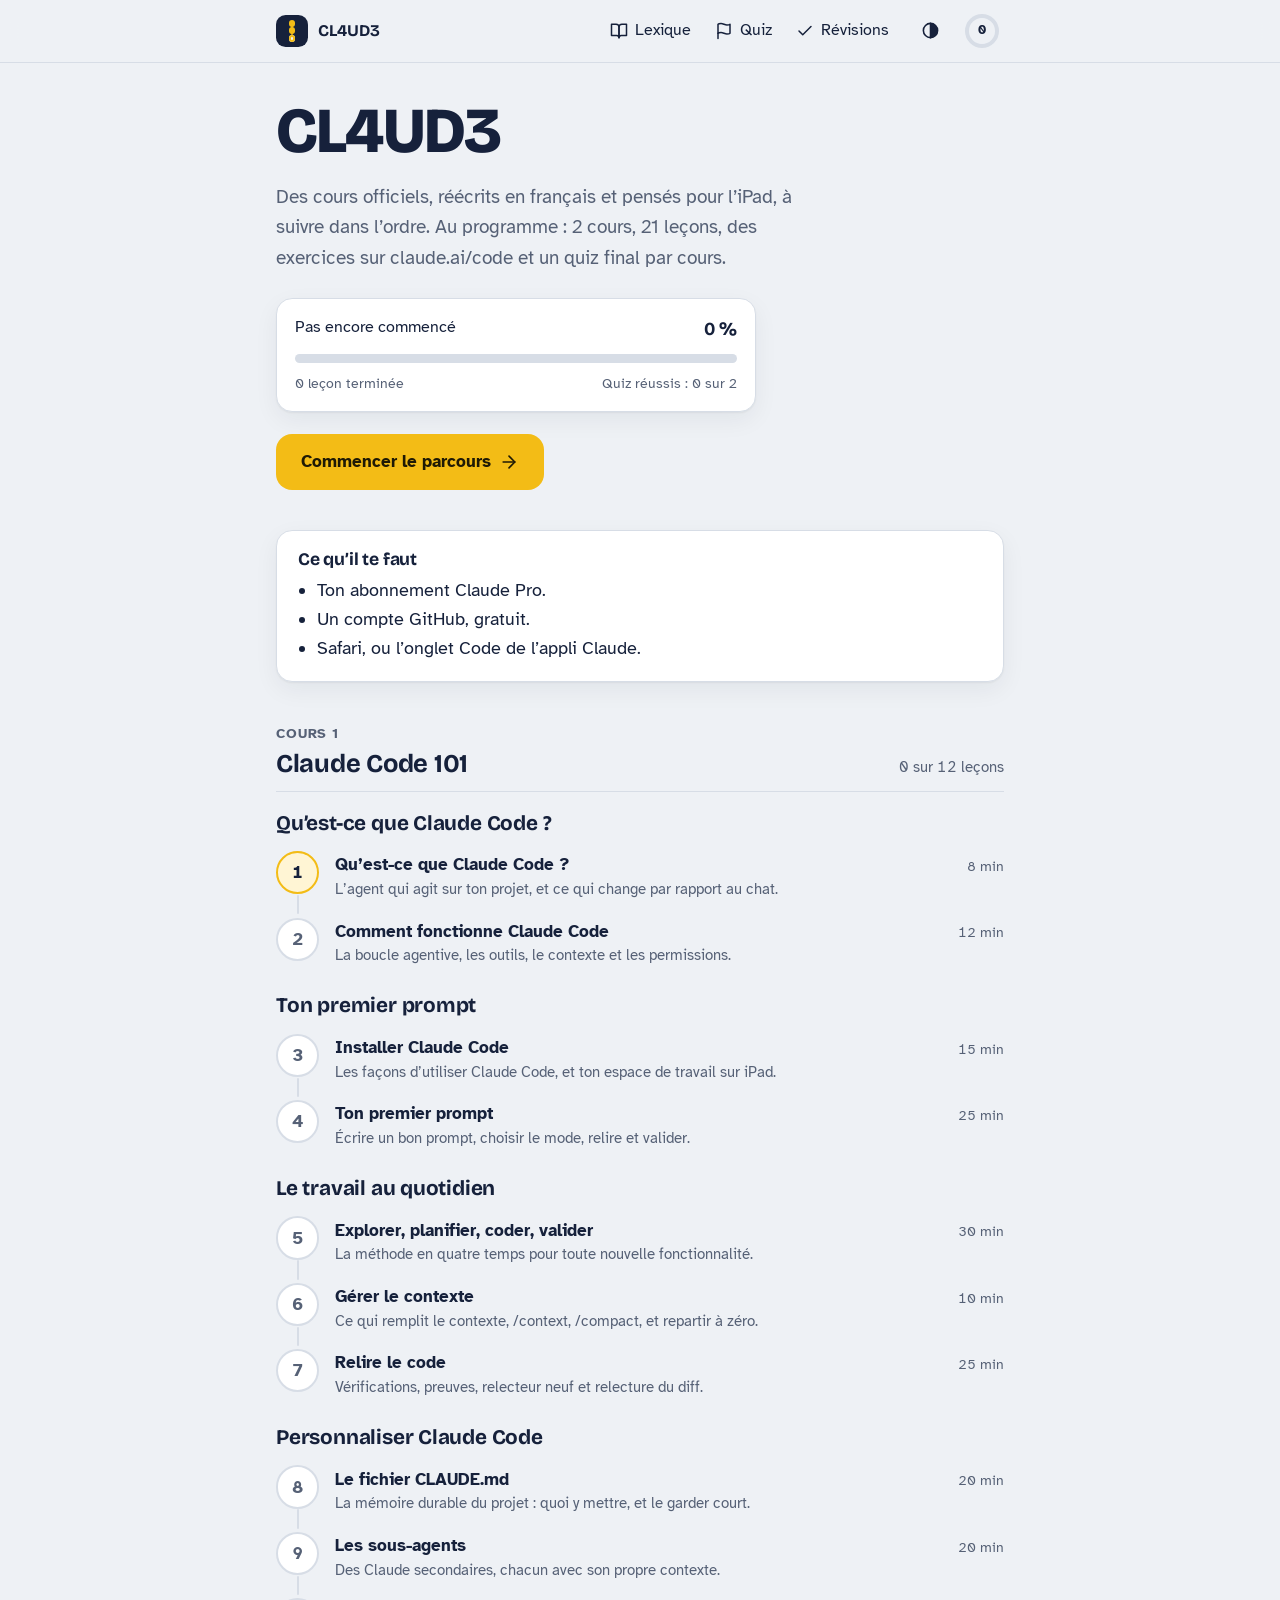
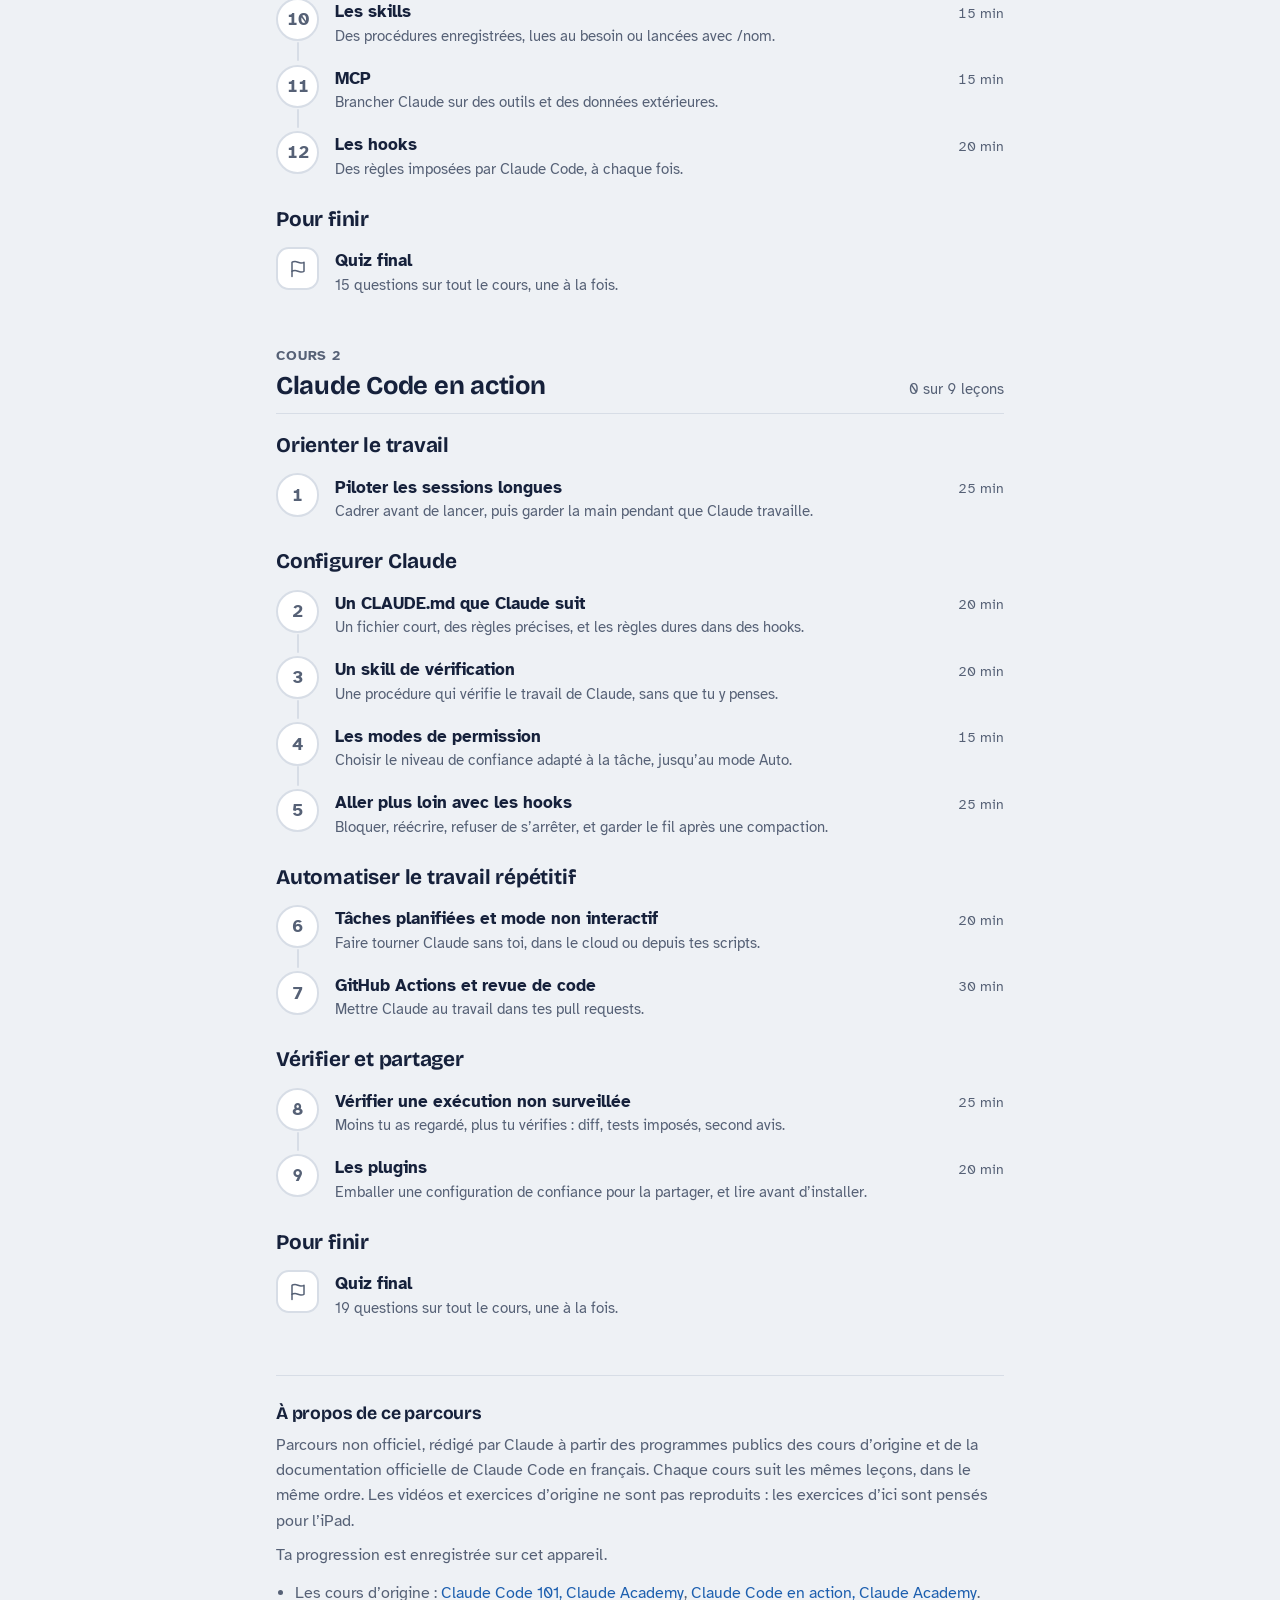
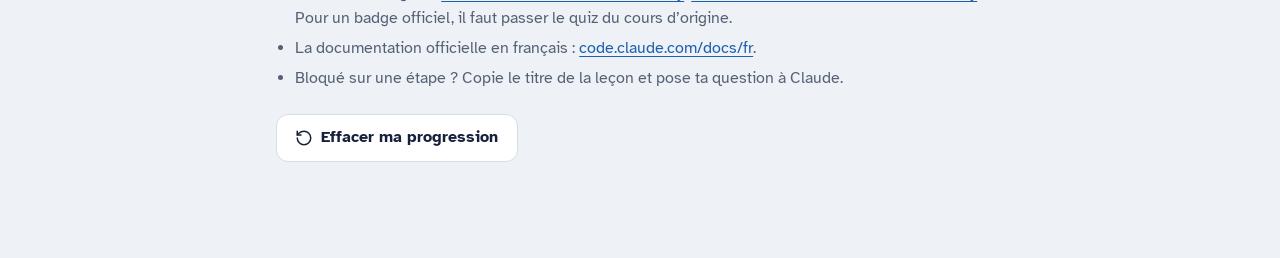
<file: index.html>
<!DOCTYPE html>
<html lang="fr">
<head>
  <meta charset="utf-8">
  <meta name="viewport" content="width=device-width, initial-scale=1, viewport-fit=cover">
  <title>CL4UD3</title>
  <meta name="description" content="Des cours sur Claude Code réécrits en français, avec exercices pour iPad et quiz.">
  <meta name="theme-color" content="#EEF1F5" media="(prefers-color-scheme: light)">
  <meta name="theme-color" content="#0D1422" media="(prefers-color-scheme: dark)">
  <meta name="apple-mobile-web-app-capable" content="yes">
  <meta name="mobile-web-app-capable" content="yes">
  <meta name="apple-mobile-web-app-title" content="CL4UD3">
  <meta name="apple-mobile-web-app-status-bar-style" content="black-translucent">
  <link rel="manifest" href="manifest.webmanifest">
  <link rel="icon" href="icon.svg" type="image/svg+xml">
  <link rel="apple-touch-icon" href="apple-touch-icon.png">
  <link rel="preconnect" href="https://fonts.googleapis.com">
  <link rel="preconnect" href="https://fonts.gstatic.com" crossorigin>
  <link rel="stylesheet" href="https://fonts.googleapis.com/css2?family=Atkinson+Hyperlegible:ital,wght@0,400;0,700;1,400&family=Bricolage+Grotesque:opsz,wght@12..96,500..800&display=swap">
  <link rel="stylesheet" href="styles.css">
  <link rel="modulepreload" href="vendor-react.js">
  <link rel="modulepreload" href="cours.js">
  <link rel="modulepreload" href="donnees.js">
  <link rel="modulepreload" href="donnees-claude-code-en-action.js">
</head>
<body>
  <div id="app"></div>
  <noscript>Cette application a besoin de JavaScript pour fonctionner.</noscript>
  <script type="module" src="app.js"></script>
  <script>
    if ("serviceWorker" in navigator && location.protocol === "https:") {
      window.addEventListener("load", function () {
        navigator.serviceWorker.register("sw.js").catch(function () {});
      });
    }
  </script>
</body>
</html>
</file>
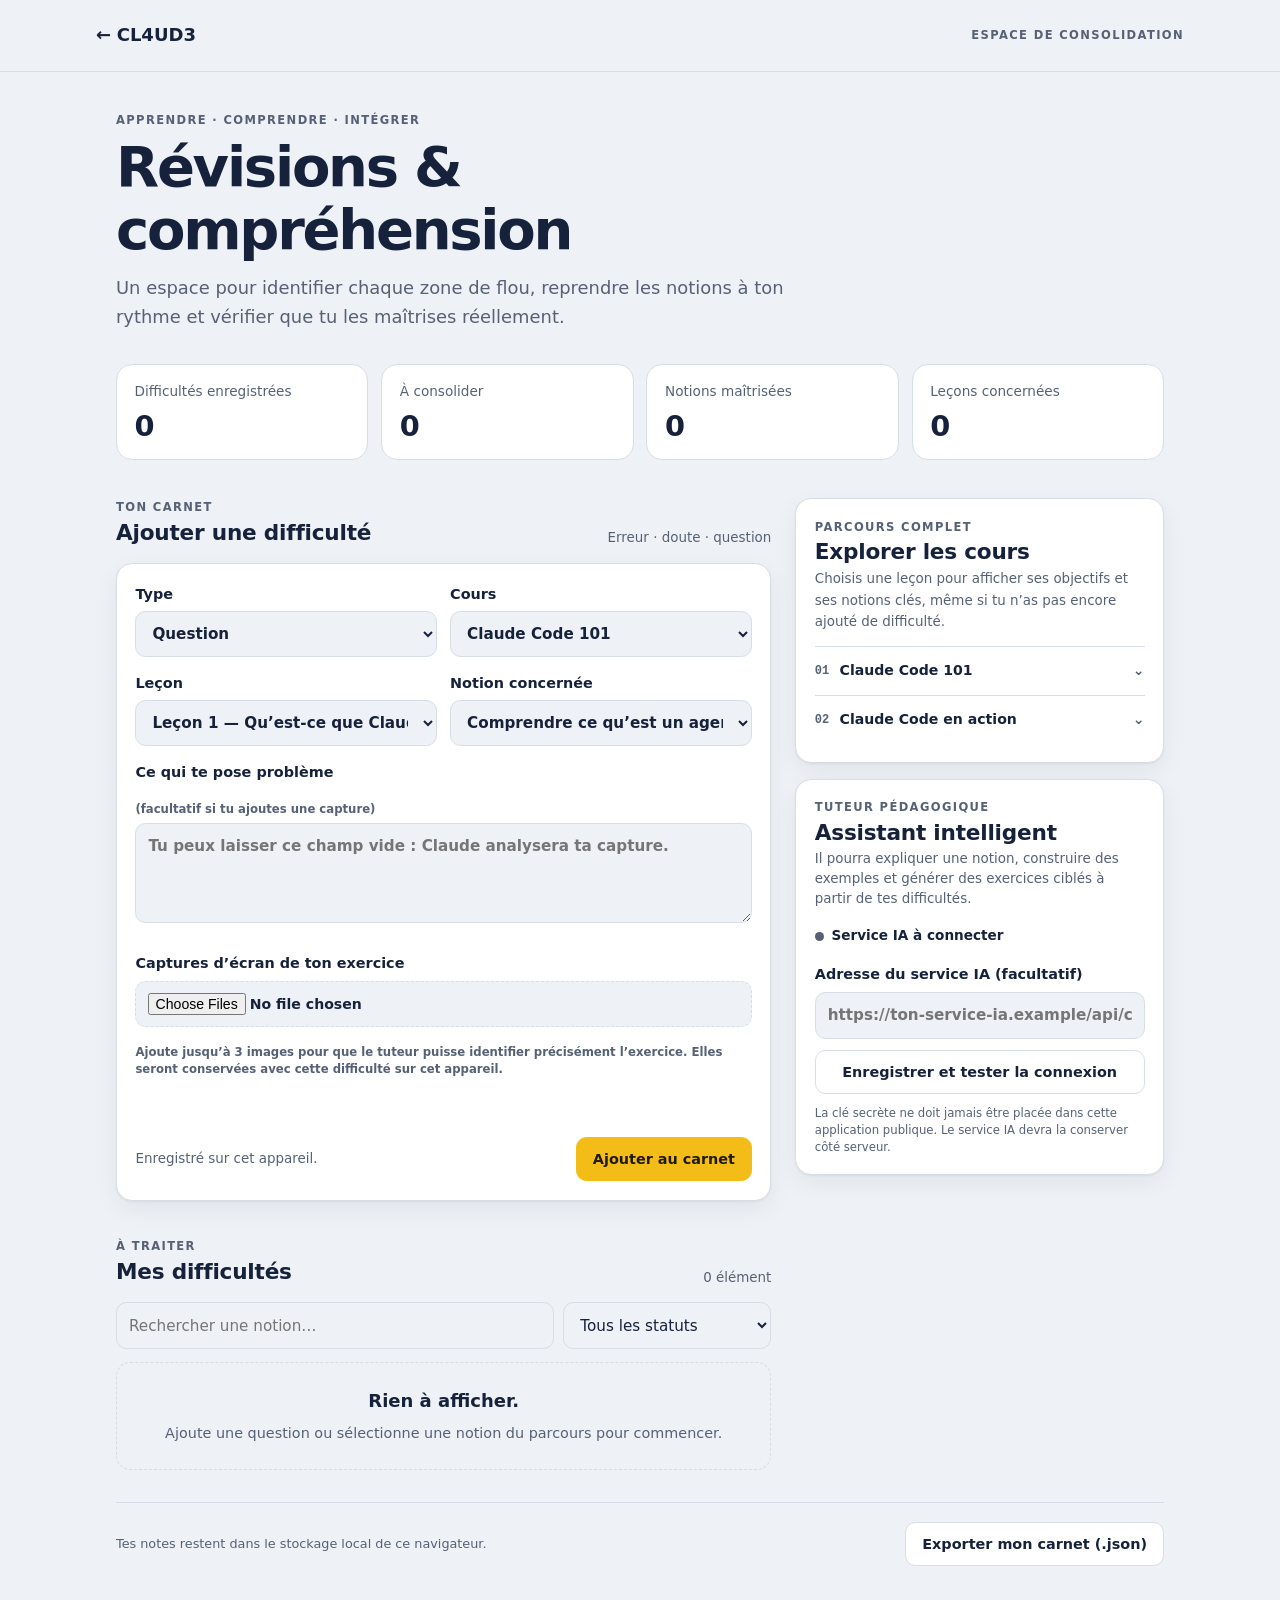
<file: revisions.html>
<!DOCTYPE html>
<html lang="fr">
<head>
<meta charset="utf-8"><meta name="viewport" content="width=device-width, initial-scale=1, viewport-fit=cover">
<meta name="theme-color" content="#EEF1F5"><meta name="apple-mobile-web-app-capable" content="yes">
<title>Révisions & compréhension · CL4UD3</title>
<link rel="stylesheet" href="styles.css"><link rel="stylesheet" href="revisions.css">
<link rel="manifest" href="manifest.webmanifest"><link rel="apple-touch-icon" href="apple-touch-icon.png">
</head><body><div id="revision-app"><p class="rev-loading">Chargement de ton espace de révision…</p></div><script type="module" src="revisions-app.js"></script></body></html>
</file>
<file: styles.css>
/* CL4UD3 — styles
   Jetons inspirés du thème 21st.dev « Amber Vivid_1 » (accent ambre, grands arrondis),
   adaptés à une base bleu encre pour la lisibilité. */

:root {
  --fond: #EEF1F5;
  --carte: #FFFFFF;
  --encre: #16213B;
  --discret: #566176;
  --bord: #D7DDE6;
  --ambre: #F3BC16;
  --ambre-encre: #1F1A05;
  --ambre-doux: #FFF5D4;
  --ambre-bord: #EACB6A;
  --succes: #23805A;
  --succes-doux: #E1F2EA;
  --erreur: #C2362B;
  --erreur-doux: #FBE7E5;
  --code-fond: #E5EAF1;
  --lien: #1D5FAF;
  --barre-fond: rgba(238, 241, 245, .86);
  --ombre: 0 1px 2px rgba(22, 33, 59, .06), 0 8px 24px rgba(22, 33, 59, .06);
  --r-grand: 1.4rem;
  --r-moyen: 1rem;
  --r-petit: .75rem;
  --titre: "Bricolage Grotesque", "Avenir Next", "Segoe UI", system-ui, sans-serif;
  --texte: "Atkinson Hyperlegible", system-ui, -apple-system, "Segoe UI", Roboto, sans-serif;
  --mono: ui-monospace, "SF Mono", Menlo, Consolas, monospace;
  color-scheme: light;
  box-sizing: border-box;
  padding-top: env(safe-area-inset-top, 0px);
  padding-bottom: env(safe-area-inset-bottom, 0px);
}

@media (prefers-color-scheme: dark) {
  :root:not([data-theme="light"]) {
    --fond: #0D1422;
    --carte: #161F33;
    --encre: #E7EBF3;
    --discret: #9AA5BC;
    --bord: #29344D;
    --ambre: #F3BC16;
    --ambre-encre: #120F02;
    --ambre-doux: #2A2410;
    --ambre-bord: #6E5A1C;
    --succes: #4CB585;
    --succes-doux: #13302A;
    --erreur: #F0857B;
    --erreur-doux: #3A1D1E;
    --code-fond: #1D2740;
    --lien: #8DB8F2;
    --barre-fond: rgba(13, 20, 34, .86);
    --ombre: 0 1px 2px rgba(0, 0, 0, .3), 0 8px 24px rgba(0, 0, 0, .25);
    color-scheme: dark;
  }
}
:root[data-theme="dark"] {
  --fond: #0D1422;
  --carte: #161F33;
  --encre: #E7EBF3;
  --discret: #9AA5BC;
  --bord: #29344D;
  --ambre: #F3BC16;
  --ambre-encre: #120F02;
  --ambre-doux: #2A2410;
  --ambre-bord: #6E5A1C;
  --succes: #4CB585;
  --succes-doux: #13302A;
  --erreur: #F0857B;
  --erreur-doux: #3A1D1E;
  --code-fond: #1D2740;
  --lien: #8DB8F2;
  --barre-fond: rgba(13, 20, 34, .86);
  --ombre: 0 1px 2px rgba(0, 0, 0, .3), 0 8px 24px rgba(0, 0, 0, .25);
  color-scheme: dark;
}

*, *::before, *::after { box-sizing: inherit; }
html { scroll-padding-top: calc(env(safe-area-inset-top, 0px) + 5rem); -webkit-text-size-adjust: 100%; }
body {
  margin: 0;
  min-height: 100vh;
  background: var(--fond);
  color: var(--encre);
  font-family: var(--texte);
  font-size: 1.125rem;
  line-height: 1.6;
  -webkit-font-smoothing: antialiased;
  -webkit-tap-highlight-color: transparent;
}
body::before {
  content: "";
  position: fixed;
  inset: 0 0 auto;
  height: env(safe-area-inset-top, 0px);
  z-index: 30;
  background: var(--barre-fond);
  -webkit-backdrop-filter: saturate(1.4) blur(14px);
  backdrop-filter: saturate(1.4) blur(14px);
}
h1, h2, h3 { font-family: var(--titre); line-height: 1.12; margin: 0; letter-spacing: -.01em; }
p { margin: 0; }
a { color: var(--lien); text-underline-offset: .18em; }
button { font: inherit; color: inherit; }
code {
  font-family: var(--mono);
  font-size: .86em;
  background: var(--code-fond);
  padding: .1em .38em;
  border-radius: .4rem;
  overflow-wrap: anywhere;
}
:focus-visible { outline: 3px solid var(--ambre); outline-offset: 3px; border-radius: .5rem; }
main:focus { outline: none; }
h1:focus { outline: none; }

.lien-evitement {
  position: absolute; left: 1rem; top: -4rem; z-index: 50;
  background: var(--ambre); color: var(--ambre-encre); padding: .6rem 1rem; border-radius: var(--r-petit);
  font-weight: 700; text-decoration: none;
}
.lien-evitement:focus { top: calc(env(safe-area-inset-top, 0px) + .5rem); }

/* ------------------------------------------------ barre du haut */
.barre {
  position: sticky;
  top: env(safe-area-inset-top, 0px);
  z-index: 20;
  background: var(--barre-fond);
  -webkit-backdrop-filter: saturate(1.4) blur(14px);
  backdrop-filter: saturate(1.4) blur(14px);
  border-bottom: 1px solid var(--bord);
}
.barre-int {
  max-width: 48rem; margin: 0 auto;
  padding: .55rem 1.25rem;
  display: flex; align-items: center; gap: .5rem;
}
.marque {
  display: flex; align-items: center; gap: .65rem;
  color: var(--encre); text-decoration: none; margin-right: auto; min-height: 44px;
}
.marque-logo {
  width: 2rem; height: 2rem; border-radius: .6rem; background: var(--encre);
  display: grid; grid-template-rows: repeat(3, 1fr); place-items: center; padding: .3rem 0;
  position: relative;
}
.marque-logo::before {
  content: ""; position: absolute; left: 50%; top: .45rem; bottom: .45rem; width: 2px;
  transform: translateX(-50%); background: var(--ambre); opacity: .7;
}
.marque-logo i { width: .42rem; height: .42rem; border-radius: 50%; background: var(--ambre); position: relative; }
.marque-logo i:last-child { background: var(--fond); box-shadow: inset 0 0 0 2px var(--ambre); }
.marque-nom { font-family: var(--titre); font-weight: 700; font-size: 1.02rem; line-height: 1.1; }
.marque-nom span { font-weight: 500; color: var(--discret); }
.barre-nav { display: flex; gap: .15rem; }
.barre-nav a {
  display: inline-flex; align-items: center; gap: .4rem; min-height: 44px; padding: 0 .7rem;
  color: var(--encre); text-decoration: none; border-radius: var(--r-petit); font-size: .98rem;
}
.barre-nav a:hover { background: var(--carte); }
.barre-nav a[aria-current="page"] { background: var(--ambre-doux); }
.bouton-icone {
  display: grid; place-items: center; width: 44px; height: 44px; border-radius: var(--r-petit);
  border: 0; background: transparent; cursor: pointer;
}
.bouton-icone:hover { background: var(--carte); }
.anneau { position: relative; display: grid; place-items: center; width: 44px; height: 44px; color: var(--encre); text-decoration: none; }
.anneau svg { position: absolute; inset: 2px; }
.anneau span { font-weight: 700; font-size: .82rem; font-variant-numeric: tabular-nums; }
.anneau-fond { fill: none; stroke: var(--bord); stroke-width: 4; }
.anneau-plein { fill: none; stroke: var(--succes); stroke-width: 4; stroke-linecap: round; transition: stroke-dashoffset .6s cubic-bezier(.2, .8, .2, 1); }

@media (max-width: 560px) {
  .marque-nom span { display: none; }
  .barre-nav a span { display: none; }
  .barre-nav a { padding: 0; width: 44px; justify-content: center; }
}

/* ------------------------------------------------ mise en page */
main { max-width: 48rem; margin: 0 auto; padding: 2rem 1.25rem 6rem; }
.entree { animation: entree .35s cubic-bezier(.2, .8, .2, 1) both; }
@keyframes entree { from { opacity: 0; transform: translateY(10px); } to { opacity: 1; transform: none; } }

.carte {
  background: var(--carte); border: 1px solid var(--bord); border-radius: var(--r-moyen);
  padding: 1.15rem 1.3rem; box-shadow: var(--ombre);
}
.carte h2 { font-size: 1.1rem; margin-bottom: .4rem; }
.carte ul { margin: 0; padding-left: 1.2rem; }
.discret { color: var(--discret); }
.chapo { font-size: 1.18rem; color: var(--discret); max-width: 44ch; }

/* boutons */
.bouton {
  display: inline-flex; align-items: center; justify-content: center; gap: .5rem;
  min-height: 48px; padding: .7rem 1.15rem; border-radius: var(--r-petit);
  border: 1px solid transparent; font-weight: 700; font-size: 1rem; line-height: 1.2;
  text-decoration: none; cursor: pointer; color: var(--encre);
  transition: background-color .2s, border-color .2s, color .2s, transform .12s;
}
.bouton:active { transform: scale(.98); }
.bouton:disabled { opacity: .45; cursor: not-allowed; transform: none; }
.bouton-principal { background: var(--ambre); color: var(--ambre-encre); }
.bouton-principal:hover:not(:disabled) { filter: brightness(1.04); }
.bouton-contour { background: var(--carte); border-color: var(--bord); }
.bouton-contour:hover { border-color: var(--discret); }
.bouton-grand { min-height: 56px; padding: .9rem 1.5rem; font-size: 1.08rem; border-radius: var(--r-moyen); }

/* ------------------------------------------------ accueil */
.hero h1 { font-size: clamp(2.5rem, 7.5vw, 4rem); font-weight: 800; letter-spacing: -.03em; max-width: 13ch; }
.hero .chapo { margin: 1rem 0 1.6rem; }
.progression {
  background: var(--carte); border: 1px solid var(--bord); border-radius: var(--r-moyen);
  padding: 1rem 1.15rem; max-width: 30rem; margin-bottom: 1.4rem; box-shadow: var(--ombre);
}
.progression-ligne { display: flex; justify-content: space-between; gap: 1rem; font-size: .98rem; }
.progression-ligne strong { font-family: var(--titre); font-size: 1.15rem; font-variant-numeric: tabular-nums; }
.progression-ligne.discret { font-size: .9rem; margin-top: .55rem; }
.jauge { height: .6rem; background: var(--bord); border-radius: 99px; overflow: hidden; margin-top: .55rem; }
.jauge span { display: block; height: 100%; background: var(--succes); border-radius: 99px; transition: width .6s cubic-bezier(.2, .8, .2, 1); }

.besoin { margin: 2.5rem 0 0; }

/* parcours : stepper vertical descriptif (adapté de 21st.dev) */
.parcours { margin-top: 2.5rem; }
.parcours-section + .parcours-section { margin-top: 1.75rem; }
.parcours-section h2 { font-size: 1.3rem; margin: 0 0 1rem; }

/* plusieurs cours : un en-tête par cours, les sections passent en h3 */
.parcours-cours + .parcours-cours { margin-top: 3rem; }
.cours-entete { display: flex; flex-wrap: wrap; align-items: baseline; gap: .3rem 1rem; margin-bottom: 1.25rem; padding-bottom: .75rem; border-bottom: 1px solid var(--bord); }
.cours-numero { flex-basis: 100%; color: var(--discret); font-size: .9rem; font-weight: 700; letter-spacing: .06em; text-transform: uppercase; }
.cours-entete h2 { font-size: 1.6rem; margin: 0; }
.cours-avance { margin-left: auto; color: var(--discret); font-size: .95rem; font-variant-numeric: tabular-nums; }
.parcours-section h3 { font-size: 1.3rem; margin: 0 0 1rem; }
.etapes { list-style: none; margin: 0; padding: 0; }
.etape { position: relative; padding-bottom: 1.1rem; }
.etape:last-child { padding-bottom: 0; }
.etape:not(:last-child)::before {
  content: ""; position: absolute; left: calc(1.35rem - 1px); top: 3.3rem; bottom: .2rem; width: 2px;
  background: var(--bord); border-radius: 2px; transition: background-color .4s;
}
.etape[data-statut="fait"]:not(:last-child)::before { background: var(--succes); }
.etape-lien {
  display: flex; align-items: flex-start; gap: 1rem; padding: .55rem; margin: -.55rem;
  border-radius: var(--r-moyen); color: var(--encre); text-decoration: none;
  transition: background-color .2s;
}
.etape-lien:hover { background: var(--carte); }
.etape-indicateur {
  flex: none; width: 2.7rem; height: 2.7rem; border-radius: 50%;
  display: grid; place-items: center; font-weight: 700; font-variant-numeric: tabular-nums;
  background: var(--carte); color: var(--discret); border: 2px solid var(--bord);
  transition: background-color .35s, border-color .35s, color .35s, transform .35s;
}
.etape[data-statut="fait"] .etape-indicateur { background: var(--succes); border-color: var(--succes); color: #fff; }
.etape[data-statut="actif"] .etape-indicateur {
  border-color: var(--ambre); color: var(--encre); background: var(--ambre-doux);
  animation: pulsation 2.4s ease-out infinite;
}
@keyframes pulsation {
  0% { box-shadow: 0 0 0 0 rgba(243, 188, 22, .55); }
  70% { box-shadow: 0 0 0 12px rgba(243, 188, 22, 0); }
  100% { box-shadow: 0 0 0 0 rgba(243, 188, 22, 0); }
}
.etape-texte { display: flex; flex-direction: column; gap: .1rem; flex: 1; min-width: 0; padding-top: .2rem; }
.etape-titre { font-weight: 700; font-size: 1.06rem; line-height: 1.3; }
.etape-desc { color: var(--discret); font-size: .95rem; line-height: 1.45; }
.etape-duree { flex: none; color: var(--discret); font-size: .88rem; padding-top: .3rem; font-variant-numeric: tabular-nums; }
.etape-terminus .etape-indicateur { border-radius: .8rem; }

.apropos { margin-top: 3.5rem; padding-top: 1.75rem; border-top: 1px solid var(--bord); color: var(--discret); font-size: .98rem; }
.apropos h2 { font-size: 1.1rem; color: var(--encre); margin-bottom: .6rem; }
.apropos p + p { margin-top: .6rem; }
.apropos ul { padding-left: 1.2rem; margin: .8rem 0 1.4rem; }
.apropos li + li { margin-top: .3rem; }

/* ------------------------------------------------ leçon */
.lecon-haut { display: flex; align-items: center; gap: 1rem; margin-bottom: 1rem; }
.retour {
  display: inline-flex; align-items: center; gap: .35rem; min-height: 44px; padding-right: .5rem;
  color: var(--discret); text-decoration: none; font-weight: 700; font-size: .98rem;
}
.retour:hover { color: var(--encre); }
.lecon-section { color: var(--discret); font-size: .95rem; margin-left: auto; text-align: right; }

/* pastilles segmentées (inspirées du « Segmented Progress Pill Stepper ») */
.pastilles { display: flex; gap: .3rem; margin-bottom: 1.6rem; }
.pastilles a { flex: 1 1 0; display: flex; align-items: center; min-height: 44px; transition: flex-grow .4s cubic-bezier(.2, .8, .2, 1); }
.pastilles a span { display: block; width: 100%; height: .5rem; border-radius: 99px; background: var(--bord); transition: background-color .3s; }
.pastilles a[data-statut="fait"] span { background: var(--succes); }
.pastilles a[data-statut="courant"] { flex-grow: 3.2; }
.pastilles a[data-statut="courant"] span { background: var(--ambre); }
.pastilles a:hover span { filter: brightness(.92); }

.lecon h1, .quiz h1, .lexique h1 { font-size: clamp(2.1rem, 6vw, 3.1rem); font-weight: 800; letter-spacing: -.025em; }
.lecon-meta { color: var(--discret); margin: .6rem 0 1.6rem; }
.objectifs { margin-bottom: 2rem; }

.contenu > * + * { margin-top: 1rem; }
.contenu h2 { font-size: 1.55rem; margin-top: 2.4rem; }
.contenu h3 { font-size: 1.2rem; margin-top: 1.6rem; }
.contenu p, .contenu ul { max-width: 68ch; }
.contenu ul { padding-left: 1.25rem; }
.contenu li + li { margin-top: .35rem; }

.tableau { overflow-x: auto; border: 1px solid var(--bord); border-radius: var(--r-moyen); background: var(--carte); -webkit-overflow-scrolling: touch; }
.tableau table { border-collapse: collapse; width: 100%; min-width: 30rem; font-size: .98rem; }
.tableau th, .tableau td { text-align: left; vertical-align: top; padding: .7rem .9rem; border-bottom: 1px solid var(--bord); }
.tableau tr:last-child th, .tableau tr:last-child td { border-bottom: 0; }
.tableau thead th { font-family: var(--titre); font-size: .98rem; background: color-mix(in srgb, var(--bord) 35%, transparent); }
.tableau tbody th { font-weight: 700; }

.code { margin: 1.2rem 0 0; }
.code figcaption { font-size: .88rem; color: var(--discret); margin-bottom: .4rem; font-family: var(--mono); }
.code pre {
  margin: 0; background: var(--code-fond); border-radius: var(--r-petit); padding: 1rem 1.1rem;
  overflow-x: auto; font-family: var(--mono); font-size: .84rem; line-height: 1.55;
}
.code pre code { background: none; padding: 0; font-size: inherit; }

/* encadré « Les mots de la leçon » */
.mots { margin-bottom: 2rem; border-left: 6px solid var(--lien); }
.objectifs + .mots { margin-top: -1rem; }
.mots h2 { margin-bottom: .6rem; }
.mots dl { margin: 0; }
.mots-entree + .mots-entree { margin-top: .7rem; }
.mots dt { font-family: var(--titre); font-weight: 700; }
.mots dd { margin: .1rem 0 0; max-width: 64ch; }
.mots-lien {
  display: inline-flex; align-items: center; gap: .45rem; min-height: 44px; margin-top: .4rem;
  color: var(--lien); font-weight: 700; text-decoration: none;
}

.retenir {
  margin: 2.6rem 0; padding: 1.15rem 1.3rem; background: var(--succes-doux);
  border-radius: var(--r-moyen); border-left: 6px solid var(--succes);
}
.retenir h2 { font-size: 1.15rem; margin-bottom: .45rem; }
.retenir ul { margin: 0; padding-left: 1.2rem; }
.retenir li + li { margin-top: .3rem; }

/* exercice */
.exercice {
  margin: 2.6rem 0 0; padding: 1.35rem 1.3rem 1.5rem;
  background: var(--carte); border: 2px solid var(--ambre-bord); border-radius: var(--r-grand);
  box-shadow: var(--ombre);
}
.exercice > h2 { font-size: 1.55rem; margin-bottom: .6rem; }
.exercice > p { max-width: 64ch; }
.exercice-etapes { list-style: none; margin: 1.2rem 0 0; padding: 0; }
.exercice-etapes > li { display: flex; gap: .9rem; }
.exercice-etapes > li + li { margin-top: 1.25rem; }
.exercice-num {
  flex: none; width: 2rem; height: 2rem; border-radius: 50%; margin-top: -.05rem;
  display: grid; place-items: center; background: var(--ambre); color: var(--ambre-encre);
  font-weight: 700; font-size: .95rem; font-variant-numeric: tabular-nums;
}
.exercice-contenu { flex: 1; min-width: 0; }
.exercice-contenu > * + * { margin-top: .6rem; }
.note { margin-top: 1.2rem; color: var(--discret); font-size: .98rem; }

/* bloc à copier */
.prompt { margin: .6rem 0 0; background: var(--ambre-doux); border: 1px solid var(--ambre-bord); border-radius: var(--r-moyen); overflow: hidden; }
.prompt-tete {
  display: flex; align-items: center; justify-content: space-between; gap: .5rem;
  padding: .4rem .45rem .2rem .9rem; font-size: .85rem; color: var(--discret);
}
.copier {
  display: inline-flex; align-items: center; gap: .35rem; min-height: 44px; padding: 0 .8rem;
  border-radius: .65rem; border: 1px solid var(--ambre-bord); background: var(--carte);
  font-weight: 700; font-size: .9rem; cursor: pointer; transition: background-color .2s, color .2s, border-color .2s;
}
.copier.est-copie { background: var(--succes); border-color: var(--succes); color: #fff; }
.copier.est-copie svg { animation: pop .3s ease-out; }
@keyframes pop { 0% { transform: scale(.4); } 70% { transform: scale(1.15); } 100% { transform: scale(1); } }
.prompt pre { margin: 0; padding: .35rem .9rem .9rem; white-space: pre-wrap; font-family: var(--texte); font-size: 1.02rem; line-height: 1.5; }

/* check-list « Avant d’envoyer » : configuration de la conversation, dépliée depuis l’en-tête */
.prompt-tete { flex-wrap: wrap; }
.prompt-actions { display: flex; align-items: center; gap: .4rem; margin-left: auto; }
.cfg-bouton {
  display: inline-flex; align-items: center; gap: .35rem; min-height: 44px; padding: 0 .7rem;
  border-radius: .65rem; border: 1px solid var(--ambre-bord); background: transparent;
  font-weight: 700; font-size: .85rem; cursor: pointer; transition: border-color .2s, color .2s;
}
.cfg-bouton[aria-expanded="true"] { background: var(--carte); }
.cfg-bouton.tout-ok { border-color: var(--succes); color: var(--succes); }
.cfg-compte { font-weight: 400; color: var(--discret); font-variant-numeric: tabular-nums; }
.cfg-chevron { transition: transform .2s; }
.cfg-bouton[aria-expanded="true"] .cfg-chevron { transform: rotate(180deg); }
.cfg-panneau {
  margin: .2rem .9rem .6rem; background: var(--carte); border: 1px solid var(--ambre-bord);
  border-radius: var(--r-petit); overflow: hidden;
}
.cfg-panneau > p { padding: .5rem .75rem .2rem; font-size: .8rem; color: var(--discret); }
.cfg-case {
  display: flex; align-items: center; gap: .65rem; width: 100%; min-height: 44px; padding: .3rem .75rem;
  border: 0; background: transparent; text-align: left; font-size: .88rem; line-height: 1.4;
  color: var(--discret); cursor: pointer;
}
.cfg-case + .cfg-case { border-top: 1px solid var(--bord); }
.cfg-case b { color: var(--encre); }
.cfg-coche {
  flex: none; width: 22px; height: 22px; border-radius: 6px; border: 2px solid var(--bord);
  display: grid; place-items: center; color: transparent; transition: background-color .15s, border-color .15s;
}
.cfg-case[aria-pressed="true"] .cfg-coche { background: var(--succes); border-color: var(--succes); color: #fff; }
/* étape sans prompt : seulement la check-list */
.prompt-sans-texte { background: transparent; border-style: dashed; }
.prompt-sans-texte .prompt-tete { padding-bottom: .4rem; }
@media (prefers-reduced-motion: reduce) { .cfg-chevron, .cfg-coche, .cfg-bouton { transition: none; } }

/* dépliable */
.depliable { margin-top: 1.2rem; border: 1px solid var(--bord); border-radius: var(--r-moyen); background: var(--fond); }
.depliable summary {
  list-style: none; cursor: pointer; min-height: 48px; padding: .75rem 1rem;
  display: flex; align-items: center; justify-content: space-between; gap: 1rem; font-weight: 700;
}
.depliable summary::-webkit-details-marker { display: none; }
.depliable summary svg { flex: none; transition: transform .25s; }
.depliable[open] summary svg { transform: rotate(180deg); }
.depliable-corps { padding: 0 1rem 1rem; }
.depliable-corps > * + * { margin-top: .6rem; }
.depliable[open] .depliable-corps { animation: entree .3s ease-out both; }

/* exercice à classer */
.classer ol { list-style: none; margin: 1rem 0 0; padding: 0; }
.classer li { padding: .9rem 0; border-bottom: 1px solid var(--bord); }
.classer li:first-child { padding-top: 0; }
.classer-q { font-weight: 700; margin-bottom: .55rem; }
.classer-choix { display: flex; flex-wrap: wrap; gap: .5rem; }
.classer-choix button {
  display: inline-flex; align-items: center; gap: .35rem; min-height: 44px; padding: .45rem .9rem;
  border-radius: var(--r-petit); border: 1.5px solid var(--bord); background: var(--carte);
  font-size: .96rem; cursor: pointer; transition: border-color .2s, background-color .2s;
}
.classer-choix button:hover { border-color: var(--discret); }
.classer-choix button.est-juste { border-color: var(--succes); background: var(--succes-doux); }
.classer-choix button.est-faux { border-color: var(--erreur); background: var(--erreur-doux); }
.classer-retour { min-height: 1.5em; margin-top: .35rem; font-size: .94rem; color: var(--discret); }
.classer-score { margin-top: 1rem; font-weight: 700; }

/* pied de leçon */
.lecon-pied { display: flex; flex-wrap: wrap; align-items: center; gap: .6rem; margin-top: 3rem; padding-top: 1.5rem; border-top: 1px solid var(--bord); }
.lecon-pied .bouton-fait { margin: 0 auto; }
.bouton-fait { background: var(--carte); border-color: var(--bord); }
.bouton-fait .coche {
  display: grid; place-items: center; width: 1.6rem; height: 1.6rem; border-radius: 50%;
  border: 2px solid var(--bord); color: transparent; transition: background-color .3s, border-color .3s, color .3s, transform .3s;
}
.bouton-fait.est-fait { background: var(--succes-doux); border-color: var(--succes); }
.bouton-fait.est-fait .coche { background: var(--succes); border-color: var(--succes); color: #fff; animation: pop .35s ease-out; }
@media (max-width: 560px) {
  .lecon-pied { display: grid; grid-template-columns: 1fr 1fr; }
  .lecon-pied .bouton-fait { grid-column: 1 / -1; grid-row: 1; margin: 0; }
}

/* ------------------------------------------------ quiz (questionnaire adapté de 21st.dev) */
.quiz-progression { display: flex; flex-direction: column; gap: .1rem; margin-bottom: 1.2rem; color: var(--discret); font-size: .95rem; font-variant-numeric: tabular-nums; }
.question { padding: 1.4rem 1.3rem; animation: entree .3s ease-out both; }
.question h1 { font-family: var(--texte); font-size: clamp(1.25rem, 3.4vw, 1.5rem); font-weight: 700; letter-spacing: 0; line-height: 1.35; margin-bottom: 1.2rem; }
.choix { display: grid; gap: .6rem; }
.choix-carte {
  position: relative; display: flex; align-items: center; gap: .8rem; width: 100%; min-height: 56px;
  padding: .75rem .9rem; border-radius: var(--r-petit); border: 1.5px solid var(--bord); background: transparent;
  text-align: left; cursor: pointer; transition: background-color .2s, border-color .2s, opacity .2s;
}
.choix-carte:hover:not(:disabled) { background: color-mix(in srgb, var(--ambre) 10%, transparent); }
.choix-carte:disabled { cursor: default; }
.choix-indicateur {
  flex: none; width: 1.35rem; height: 1.35rem; border-radius: 50%; border: 2px solid var(--bord);
  display: grid; place-items: center; transition: background-color .2s, border-color .2s;
}
.choix-indicateur i { width: .55rem; height: .55rem; border-radius: 50%; background: transparent; }
.choix-texte { flex: 1; line-height: 1.4; }
.choix-carte kbd {
  flex: none; display: grid; place-items: center; width: 1.5rem; height: 1.5rem; border-radius: .4rem;
  border: 1px solid var(--bord); font-family: var(--mono); font-size: .72rem; color: var(--discret);
}
@media (hover: none) { .choix-carte kbd, .astuce { display: none; } }
.choix-carte[data-statut="coche"] { border-color: var(--ambre); background: color-mix(in srgb, var(--ambre) 12%, transparent); }
.choix-carte[data-statut="coche"] .choix-indicateur { border-color: var(--ambre); background: var(--ambre); }
.choix-carte[data-statut="coche"] .choix-indicateur i { background: var(--ambre-encre); }
.choix-carte[data-statut="juste"] { border-color: var(--succes); background: var(--succes-doux); }
.choix-carte[data-statut="juste"] .choix-indicateur { border-color: var(--succes); background: var(--succes); color: #fff; }
.choix-carte[data-statut="faux"] { border-color: var(--erreur); background: var(--erreur-doux); }
.choix-carte[data-statut="faux"] .choix-indicateur { border-color: var(--erreur); background: var(--erreur); color: #fff; }
.choix-carte[data-statut="eteint"] { opacity: .55; }
.explication { margin-top: 1rem; padding: .9rem 1rem; border-radius: var(--r-petit); animation: entree .3s ease-out both; }
.explication.est-juste { background: var(--succes-doux); }
.explication.est-faux { background: var(--erreur-doux); }
.quiz-actions { display: flex; align-items: center; gap: .6rem; margin-top: 1.3rem; }
.espace { flex: 1; }
.astuce { margin-top: 1rem; font-size: .9rem; color: var(--discret); }

.resultat { text-align: center; padding: 1rem 0 0; }
.resultat-anneau { position: relative; width: 128px; height: 128px; margin: 0 auto 1.2rem; }
.resultat-anneau svg { position: absolute; inset: 0; }
.resultat-anneau .anneau-fond, .resultat-anneau .anneau-plein { stroke-width: 10; }
.resultat-anneau .anneau-plein { transition: stroke-dashoffset 1s cubic-bezier(.2, .8, .2, 1) .15s; }
.resultat-anneau > span { position: absolute; inset: 0; display: grid; place-items: center; font-family: var(--titre); font-size: 1.15rem; color: var(--discret); }
.resultat-anneau strong { font-size: 2.4rem; color: var(--encre); }
.resultat-anneau > span { display: flex; align-items: center; justify-content: center; gap: .1rem; }
.resultat .chapo { margin: .8rem auto 1.5rem; }
.resultat-actions { display: flex; flex-wrap: wrap; justify-content: center; gap: .6rem; }
.revision { margin-top: 3rem; }
.revision h2 { font-size: 1.4rem; margin-bottom: 1rem; }
.revision ul { list-style: none; margin: 0; padding: 0; display: grid; gap: .8rem; }
.revision li > * + * { margin-top: .45rem; }
.revision-q { font-weight: 700; }

/* ------------------------------------------------ lexique */
.lexique .chapo { margin: .8rem 0 1.4rem; }
.recherche {
  display: flex; align-items: center; gap: .6rem; padding: 0 1rem; min-height: 52px;
  background: var(--carte); border: 1.5px solid var(--bord); border-radius: var(--r-moyen);
  color: var(--discret); position: sticky; top: calc(env(safe-area-inset-top, 0px) + 4.4rem); z-index: 5;
}
.recherche:focus-within { border-color: var(--ambre); }
.recherche input { flex: 1; min-width: 0; border: 0; outline: none; background: transparent; color: var(--encre); font: inherit; font-size: 1.05rem; padding: .7rem 0; }
.lexique dl { margin: 1.4rem 0 0; }
.lexique-entree { padding: .9rem 0; border-bottom: 1px solid var(--bord); }
.lexique dt { font-family: var(--titre); font-weight: 700; font-size: 1.12rem; }
.lexique dd { margin: .2rem 0 0; max-width: 64ch; }
/* mot ouvert depuis Robotto : surligné un instant, avec le retour à la leçon */
.lexique-entree { transition: background-color .8s ease-out, box-shadow .8s ease-out; }
.lexique-entree:focus { outline: none; }
.lexique-cible { border-radius: var(--r-petit); }
.lexique-cible.est-surligne { background: var(--ambre-doux); box-shadow: 0 0 0 .6rem var(--ambre-doux); }
.lexique-retour {
  display: inline-flex; align-items: center; gap: .35rem; min-height: 44px; margin-top: .3rem;
  color: var(--lien); font-weight: 700; text-decoration: none;
}
@media (prefers-reduced-motion: reduce) { .lexique-entree { transition: none; } }
.vide { margin-top: 1.5rem; color: var(--discret); }

/* ------------------------------------------------ toast */
.toast-zone { position: fixed; left: 0; right: 0; bottom: calc(env(safe-area-inset-bottom, 0px) + 1.25rem); display: flex; justify-content: center; pointer-events: none; z-index: 40; }
.toast {
  display: inline-flex; align-items: center; gap: .55rem; padding: .75rem 1.1rem; border-radius: 99px;
  background: var(--encre); color: var(--fond); font-weight: 700; box-shadow: 0 10px 30px rgba(0, 0, 0, .25);
  animation: toast 2.4s cubic-bezier(.2, .8, .2, 1) both;
}
.toast svg { color: var(--ambre); }
@keyframes toast {
  0% { opacity: 0; transform: translateY(16px) scale(.96); }
  12%, 85% { opacity: 1; transform: none; }
  100% { opacity: 0; transform: translateY(8px); }
}

/* ------------------------------------------------ Robotto, le petit robot (clin d’œil à la mascotte de Claude Code) */
:root {
  --robot: #D97757; --robot-yeux: #1B1B1B;
  --verre-fond: rgba(255, 255, 255, .62); --verre-plein: rgba(248, 249, 252, .97); --verre-encre: #101828;
  --verre-discret: #5B6476; --verre-bord: rgba(255, 255, 255, .7); --verre-doux: rgba(255, 255, 255, .55);
  --verre-code: rgba(16, 24, 40, .06); --verre-reflet: rgba(255, 255, 255, .35); --verre-envoi: #FFFFFF;
  --verre-halo-a: rgba(217, 119, 87, .55); --verre-halo-b: rgba(243, 188, 22, .45); --verre-halo-c: rgba(120, 140, 255, .35);
  /* tes messages : « Brume » */
  --robotto-moi-fond: rgba(255, 255, 255, .92); --robotto-moi-encre: #101828; --robotto-moi-bord: rgba(16, 24, 40, .12);
  --robotto-moi-ombre: 0 4px 14px -6px rgba(16, 24, 40, .25);
}
@media (prefers-color-scheme: dark) {
  :root:not([data-theme="light"]) {
    --verre-fond: rgba(22, 26, 38, .55); --verre-plein: rgba(22, 26, 38, .97); --verre-encre: #EEF1F7;
    --verre-discret: #A3ABBD; --verre-bord: rgba(255, 255, 255, .12); --verre-doux: rgba(255, 255, 255, .07);
    --verre-code: rgba(0, 0, 0, .3); --verre-reflet: rgba(255, 255, 255, .08); --verre-envoi: #161A26;
    --verre-halo-a: rgba(217, 119, 87, .45); --verre-halo-b: rgba(243, 188, 22, .25); --verre-halo-c: rgba(110, 120, 255, .35);
    --robotto-moi-fond: rgba(255, 255, 255, .18); --robotto-moi-encre: #FFFFFF; --robotto-moi-bord: rgba(255, 255, 255, .22); --robotto-moi-ombre: none;
  }
}
:root[data-theme="dark"] {
  --verre-fond: rgba(22, 26, 38, .55); --verre-plein: rgba(22, 26, 38, .97); --verre-encre: #EEF1F7;
  --verre-discret: #A3ABBD; --verre-bord: rgba(255, 255, 255, .12); --verre-doux: rgba(255, 255, 255, .07);
  --verre-code: rgba(0, 0, 0, .3); --verre-reflet: rgba(255, 255, 255, .08); --verre-envoi: #161A26;
  --verre-halo-a: rgba(217, 119, 87, .45); --verre-halo-b: rgba(243, 188, 22, .25); --verre-halo-c: rgba(110, 120, 255, .35);
  --robotto-moi-fond: rgba(255, 255, 255, .18); --robotto-moi-encre: #FFFFFF; --robotto-moi-bord: rgba(255, 255, 255, .22); --robotto-moi-ombre: none;
}

.robot { display: inline-block; line-height: 0; }
.robot-pixels { display: block; overflow: visible; transform-origin: 50% 100%; }
.robot-corps, .robot-pattes-a, .robot-pattes-b { fill: var(--robot); }
.robot-yeux { fill: var(--robot-yeux); transform-box: fill-box; transform-origin: center; animation: robot-cligne 4.2s infinite; }
.robot-regard { animation: robot-regard 9s steps(1) infinite; }
/* il arrive en sautillant et s’écrase un peu en touchant le sol */
.robot-arrive .robot-pixels { animation: robot-arrive .9s cubic-bezier(.3, .7, .4, 1) both; }
.robot-arrive .robot-pattes-a { animation: robot-trotte .18s steps(1) 4; }
.robot-arrive .robot-pattes-b { animation: robot-trotte .18s steps(1) .09s 4; }
/* il trépigne pendant qu’il réfléchit */
.robot-reflechit .robot-pixels { animation: robot-dandine .5s ease-in-out infinite; }
.robot-reflechit .robot-pattes-a { animation: robot-trotte .24s steps(1) infinite; }
.robot-reflechit .robot-pattes-b { animation: robot-trotte .24s steps(1) .12s infinite; }
/* saut de joie quand la réponse arrive (ou quand on le touche) */
.robot-joie .robot-pixels { animation: robot-joie .8s ease-out; }

@keyframes robot-cligne { 0%, 93%, 100% { transform: none; } 96% { transform: scaleY(.15); } }
@keyframes robot-regard {
  0%, 30% { transform: none; }
  31%, 42% { transform: translateX(-1px); }
  43%, 55% { transform: translateX(1px); }
  56%, 100% { transform: none; }
}
@keyframes robot-arrive {
  0% { transform: translate(-45%, 0) scale(.6); opacity: 0; }
  18% { transform: translate(-30%, -40%); opacity: 1; }
  36% { transform: translate(-15%, 0) scale(1.18, .82); }
  54% { transform: translate(-5%, -22%); }
  72% { transform: translate(0, 0) scale(1.12, .88); }
  86% { transform: translateY(-6%) scale(.96, 1.05); }
  100% { transform: none; }
}
@keyframes robot-joie {
  0%, 100% { transform: none; }
  30% { transform: translateY(-40%) rotate(-10deg); }
  55% { transform: translateY(0) scale(1.18, .82); }
  75% { transform: translateY(-12%) rotate(6deg); }
}
@keyframes robot-dandine { 0%, 100% { transform: rotate(-5deg); } 50% { transform: rotate(5deg) translateY(-5%); } }
@keyframes robot-trotte { 0% { transform: none; } 50% { transform: translateY(-1px); } }

.robot-bouton {
  position: fixed; z-index: 45; width: 52px; height: 52px; padding: 0; border-radius: 50%;
  display: grid; place-items: center; cursor: pointer; -webkit-tap-highlight-color: transparent;
  background: var(--verre-fond); border: 1px solid var(--verre-bord);
  -webkit-backdrop-filter: blur(16px) saturate(1.6); backdrop-filter: blur(16px) saturate(1.6);
  box-shadow: inset 0 1px 0 var(--verre-reflet), 0 10px 28px -10px rgba(0, 0, 0, .35);
  animation: robot-pop .25s ease-out both;
}
.robot-bouton:active { transform: scale(.94); }
@keyframes robot-pop { from { opacity: 0; transform: scale(.5); } to { opacity: 1; transform: none; } }

.bouton-conversations {
  display: inline-flex; align-items: center; gap: .4rem; min-height: 44px; padding: 0 .9rem;
  border-radius: 99px; border: 1px solid var(--bord); background: var(--carte); color: var(--encre);
  font-weight: 700; font-size: .92rem; cursor: pointer;
}
.bouton-conversations svg { color: var(--robot); }
.lecon-haut { flex-wrap: wrap; }
.lexique .bouton-conversations { margin-left: auto; }

/* Fenêtre « Verre » : givrée, elle laisse deviner la leçon derrière elle
   (d’après « Animated AI Chat », jatin-yadav05, sur 21st.dev). */
.robot-fenetre {
  position: fixed; z-index: 50; isolation: isolate; overflow: hidden; overflow: clip;
  left: calc(env(safe-area-inset-left, 0px) + .75rem); right: calc(env(safe-area-inset-right, 0px) + .75rem);
  bottom: calc(env(safe-area-inset-bottom, 0px) + .75rem);
  display: flex; flex-direction: column; min-height: 15rem; max-height: min(76vh, 40rem);
  background: var(--verre-fond); color: var(--verre-encre); border: 1px solid var(--verre-bord); border-radius: 28px;
  -webkit-backdrop-filter: blur(22px) saturate(1.6); backdrop-filter: blur(22px) saturate(1.6);
  box-shadow: inset 0 1px 0 var(--verre-reflet), 0 30px 60px -25px rgba(0, 0, 0, .45);
  font-size: 1rem; line-height: 1.5; outline: none;
  animation: robot-monte .35s cubic-bezier(.2, .8, .2, 1) both;
}
/* le halo de couleur qui bouge lentement derrière le verre */
.robot-fenetre::before {
  content: ""; position: absolute; inset: 0; z-index: -1; pointer-events: none;
  background:
    radial-gradient(30% 32% at 20% 78%, var(--verre-halo-a), transparent 70%),
    radial-gradient(28% 30% at 68% 64%, var(--verre-halo-b), transparent 70%),
    radial-gradient(32% 34% at 55% 96%, var(--verre-halo-c), transparent 70%);
  background-size: 140% 140%; background-position: 0% 0%;
  animation: robot-halo 12s ease-in-out infinite alternate;
}
/* le halo bouge par son fond, sans rien faire dépasser de la fenêtre */
@keyframes robot-halo { to { background-position: 100% 60%; } }
@keyframes robot-monte { from { opacity: 0; transform: translateY(22px) scale(.98); } to { opacity: 1; transform: none; } }
@supports not ((backdrop-filter: blur(1px)) or (-webkit-backdrop-filter: blur(1px))) {
  .robot-fenetre { background: var(--verre-plein); }
}
@media (prefers-reduced-transparency: reduce) {
  .robot-fenetre { background: var(--verre-plein); }
}
@media (min-width: 900px) {
  .robot-fenetre {
    left: auto; right: calc(env(safe-area-inset-right, 0px) + 1rem); bottom: calc(env(safe-area-inset-bottom, 0px) + 1rem);
    width: 25rem; max-height: min(80vh, 42rem);
  }
}
.robot-tete { display: flex; align-items: center; gap: .2rem; padding: .5rem .5rem .3rem .5rem; }
.robot-avatar {
  display: grid; place-items: center; width: 60px; height: 52px; padding: 0; border: 0;
  background: transparent; cursor: pointer; -webkit-tap-highlight-color: transparent;
}
.robot-nom { flex: 1; min-width: 0; font-family: var(--titre); font-weight: 600; font-size: 1.05rem; letter-spacing: -.01em; }
.robot-tete .bouton-icone { color: var(--verre-discret); border-radius: 50%; }
.robot-tete .bouton-icone:hover { background: var(--verre-doux); }
.robot-tete .bouton-icone.actif { background: var(--verre-doux); color: var(--verre-encre); box-shadow: inset 0 0 0 1px var(--verre-bord); }

.robot-consignes {
  display: grid; gap: .5rem; margin: 0 .75rem .25rem; padding: .8rem .9rem;
  background: var(--verre-doux); border: 1px solid var(--verre-bord); border-radius: 20px;
}
.robot-consignes label { font-weight: 700; }
.robot-aide { color: var(--verre-discret); font-size: .92rem; }

.robot-fil {
  flex: 1 1 auto; min-height: 6rem; overflow-y: auto; overscroll-behavior: contain;
  display: flex; flex-direction: column; gap: .6rem; padding: .5rem 1rem 1rem;
}
.robot-bulle {
  max-width: 86%; padding: .6rem .95rem; border-radius: 20px; overflow-wrap: anywhere;
  animation: entree .25s ease-out both;
}
.robot-bulle p + p, .robot-bulle p + pre, .robot-bulle pre + p { margin-top: .5rem; }
.robot-de-robot { align-self: flex-start; background: var(--verre-doux); border: 1px solid var(--verre-bord); }
.robot-de-moi {
  align-self: flex-end; white-space: pre-wrap;
  background: var(--robotto-moi-fond); color: var(--robotto-moi-encre); border: 1px solid var(--robotto-moi-bord); box-shadow: var(--robotto-moi-ombre);
}
.robot-code {
  margin: 0; padding: .55rem .7rem; overflow-x: auto; border-radius: 10px; background: var(--verre-code);
  font-family: var(--mono); font-size: .86rem; line-height: 1.45; white-space: pre;
}
.robot-code code { background: none; padding: 0; font-size: inherit; overflow-wrap: normal; }
.robot-bulle code { background: var(--verre-code); }
.robot-connexion ol { margin: .5rem 0 .8rem; padding-left: 1.3rem; }
.robot-connexion li + li { margin-top: .3rem; }
/* trois petits points ronds, posés sur le fond, pendant que Robotto réfléchit */
.robot-attente { align-self: flex-start; display: inline-flex; gap: 5px; padding: .5rem .4rem; }
.robot-attente i { width: 6px; height: 6px; border-radius: 50%; background: var(--verre-discret); opacity: .35; animation: robot-point 1.2s ease-in-out infinite; }
.robot-attente i:nth-child(2) { animation-delay: .18s; }
.robot-attente i:nth-child(3) { animation-delay: .36s; }
@keyframes robot-point { 0%, 70%, 100% { opacity: .3; transform: none; } 35% { opacity: .85; transform: translateY(-2px); } }
.robot-erreur { color: var(--erreur); font-size: .95rem; }

.robot-saisie { display: grid; gap: .5rem; padding: .3rem .75rem .75rem; }
.robot-rapides { display: flex; gap: .4rem; overflow-x: auto; scrollbar-width: none; }
.robot-rapides::-webkit-scrollbar { display: none; }
.robot-rapide {
  flex: none; min-height: 44px; padding: 0 .95rem; border-radius: 99px; cursor: pointer;
  border: 1px solid var(--verre-bord); background: var(--verre-doux); color: var(--verre-encre); font-size: .9rem; font-weight: 700;
}
.robot-rapide:disabled { opacity: .5; cursor: not-allowed; }
/* mots du lexique repérés dans le passage : chacun mène à sa définition */
.robot-mots-liste { display: flex; flex-wrap: wrap; gap: .4rem; margin-top: .6rem; }
.robot-mot {
  display: inline-flex; align-items: center; gap: .3rem; text-decoration: none;
  background: var(--verre-plein); border-color: var(--ambre-bord);
}
.robot-ligne { display: flex; gap: .5rem; align-items: flex-end; }
.robot-saisie .robot-ligne {
  gap: .25rem; padding: .25rem; border-radius: 26px; background: var(--verre-doux); border: 1px solid var(--verre-bord);
}
.robot-saisie .robot-ligne:focus-within { border-color: var(--ambre); }
.robot-fenetre textarea {
  flex: 1; min-width: 0; width: 100%; min-height: 44px; max-height: 8rem; resize: none;
  padding: .6rem .8rem; border-radius: 16px; border: 1px solid var(--verre-bord);
  background: var(--verre-doux); color: var(--verre-encre); font: inherit; font-size: 1rem;
}
.robot-saisie textarea { border: 0; background: transparent; }
.robot-fenetre textarea::placeholder { color: var(--verre-discret); }
.robot-fenetre textarea:focus { outline: none; }
.robot-consignes textarea:focus { border-color: var(--ambre); }
.robot-envoyer { flex: none; width: 44px; min-height: 44px; height: 44px; padding: 0; border-radius: 50%; background: var(--verre-encre); color: var(--verre-envoi); }
.robot-envoyer:disabled { opacity: .3; }

.robot-tri { display: flex; align-items: center; gap: .6rem; font-weight: 700; }
.robot-tri select {
  min-height: 44px; padding: 0 .8rem; border-radius: 99px; border: 1px solid var(--verre-bord);
  background: var(--verre-doux); color: var(--verre-encre); font: inherit; font-size: 1rem;
}
.robot-liste ul { list-style: none; margin: 0; padding: 0; display: grid; gap: .5rem; }
.robot-conv { display: flex; align-items: center; gap: .2rem; background: var(--verre-doux); border: 1px solid var(--verre-bord); border-radius: 20px; }
.robot-conv-ouvrir {
  flex: 1; min-width: 0; min-height: 56px; display: grid; gap: .1rem; padding: .55rem .95rem;
  text-align: left; border: 0; background: transparent; color: var(--verre-encre); cursor: pointer;
}
.robot-conv-ouvrir strong { overflow: hidden; text-overflow: ellipsis; white-space: nowrap; }
.robot-conv-ouvrir span { color: var(--verre-discret); font-size: .88rem; }
.robot-conv-supprimer { flex: none; margin-right: .3rem; color: var(--verre-discret); border-radius: 50%; }
.robot-actions { display: flex; flex-wrap: wrap; gap: .5rem; margin-top: auto; padding-top: .4rem; }
.robot-actions .bouton { border-radius: 99px; }
.robot-actions .bouton-contour { background: var(--verre-doux); border-color: var(--verre-bord); color: var(--verre-encre); }

@media (max-width: 560px) {
  body { font-size: 1.0625rem; }
  main { padding-top: 1.5rem; }
  .carte, .exercice { padding-left: 1rem; padding-right: 1rem; }
  .etape-duree { display: none; }
}

@media (prefers-reduced-motion: reduce) {
  *, *::before, *::after { animation-duration: .01ms !important; animation-iteration-count: 1 !important; transition-duration: .01ms !important; }
}

/* ------------------------------------------------ renvois vers une leçon */
/* « leçon 4 » dans un texte : zone à toucher agrandie à 44 px, sans bouger les lignes */
.renvoi {
  color: var(--lien); font-weight: 700; text-decoration: underline; text-decoration-thickness: 1px;
  text-underline-offset: .18em; padding: .75em .2em; margin: 0 -.2em; border-radius: 10px;
  -webkit-tap-highlight-color: transparent;
}
.renvoi:focus-visible { outline: 2px solid var(--lien); outline-offset: -.55em; }
html.renvoi-ouvert, html.renvoi-ouvert body { overflow: hidden; }
.renvoi-calque { position: fixed; inset: 0; z-index: 60; display: flex; align-items: flex-end; justify-content: center; }
.renvoi-fond { position: absolute; inset: 0; background: rgba(8, 13, 25, .5); animation: renvoi-fondu .2s ease-out both; }
.renvoi-panneau {
  position: relative; display: flex; flex-direction: column; width: min(100%, 52rem);
  height: calc(100% - env(safe-area-inset-top, 0px) - 2.25rem);
  background: var(--fond); color: var(--encre); outline: none;
  border-radius: var(--r-grand) var(--r-grand) 0 0; box-shadow: 0 -12px 40px rgba(0, 0, 0, .28);
  animation: renvoi-monte .3s cubic-bezier(.2, .8, .2, 1) both;
}
.renvoi-tete {
  display: flex; align-items: center; gap: .5rem; padding: .7rem .75rem .7rem 1.25rem;
  padding-left: max(1.25rem, env(safe-area-inset-left, 0px)); padding-right: max(.75rem, env(safe-area-inset-right, 0px));
  border-bottom: 1px solid var(--bord);
}
.renvoi-titres { flex: 1; min-width: 0; }
.renvoi-cours { color: var(--discret); font-size: .9rem; }
.renvoi-tete h2 { font-size: 1.2rem; line-height: 1.3; }
.renvoi-precedent {
  flex: none; display: inline-flex; align-items: center; gap: .3rem; min-height: 44px; padding: 0 .5rem 0 0;
  border: 0; background: none; color: var(--lien); font: inherit; font-weight: 700; cursor: pointer;
}
.renvoi-fermer { flex: none; color: var(--encre); }
.renvoi-corps {
  flex: 1; min-height: 0; overflow-y: auto; overscroll-behavior: contain; -webkit-overflow-scrolling: touch;
  padding: 1.5rem max(1.25rem, env(safe-area-inset-right, 0px)) calc(env(safe-area-inset-bottom, 0px) + 2.5rem) max(1.25rem, env(safe-area-inset-left, 0px));
}
/* le passage visé par le renvoi */
.passage-cible { background: var(--ambre-doux); box-shadow: 0 0 0 .6rem var(--ambre-doux); border-radius: var(--r-petit); }
.exercice.passage-cible { box-shadow: 0 0 0 .6rem var(--ambre-doux), 0 0 0 .75rem var(--ambre-bord); }
@keyframes renvoi-monte { from { transform: translateY(100%); } to { transform: none; } }
@keyframes renvoi-fondu { from { opacity: 0; } to { opacity: 1; } }
</file>
<file: revisions.css>
:root{--rev-accent:#e5aa13;--rev-ink:var(--encre);--rev-muted:var(--discret)}
.rev-top{position:sticky;top:0;z-index:30;display:flex;justify-content:space-between;align-items:center;padding:.85rem max(1.25rem,calc((100vw - 68rem)/2));background:var(--barre-fond);backdrop-filter:blur(14px);border-bottom:1px solid var(--bord)}
.rev-brand{display:inline-flex;align-items:center;gap:.35rem;min-height:44px;color:var(--encre);text-decoration:none;font-weight:700}.rev-top-label,.eyebrow{font-size:.72rem;letter-spacing:.12em;font-weight:800;color:var(--discret)}
.rev-main{max-width:68rem;margin:auto;padding:2.4rem 1.25rem 5rem}.rev-intro{max-width:46rem;margin-bottom:2rem}.rev-intro h1{font-size:clamp(2.3rem,6vw,3.5rem);letter-spacing:-.04em;margin:.45rem 0 .8rem}.rev-lead{font-size:1.12rem;color:var(--discret);max-width:62ch}
.rev-stats{display:grid;grid-template-columns:repeat(4,minmax(0,1fr));gap:.8rem;margin:1.7rem 0 2.4rem}.rev-stat{background:var(--carte);border:1px solid var(--bord);border-radius:1rem;padding:1rem 1.1rem;display:flex;flex-direction:column;gap:.4rem}.rev-stat span{font-size:.85rem;color:var(--discret)}.rev-stat strong{font:700 1.8rem var(--titre);font-variant-numeric:tabular-nums}
.rev-layout{display:grid;grid-template-columns:minmax(0,1.6fr) minmax(16rem,.9fr);gap:1.5rem;align-items:start}.rev-primary,.rev-aside{min-width:0}.rev-section-head{display:flex;align-items:end;justify-content:space-between;gap:1rem;margin-bottom:.9rem}.rev-section-head h2,.rev-card h2{font-size:1.35rem;margin:.25rem 0}.rev-small{font-size:.84rem;color:var(--discret)}.rev-card{background:var(--carte);border:1px solid var(--bord);border-radius:1rem;padding:1.15rem;box-shadow:var(--ombre)}
.rev-form{display:grid;gap:.9rem}.rev-form label,.rev-dialog label,.ai-config{display:grid;gap:.35rem;font-weight:700;font-size:.9rem}.rev-fields{display:grid;grid-template-columns:1fr 1fr;gap:.8rem}.rev-form input,.rev-form select,.rev-form textarea,.rev-tools input,.rev-tools select,.rev-dialog select,.ai-config input{width:100%;min-height:46px;border:1px solid var(--bord);border-radius:.65rem;background:var(--fond);color:var(--encre);padding:.65rem .75rem;font:inherit;font-size:.95rem}.rev-form textarea{resize:vertical;min-height:100px}.rev-form-foot{display:flex;justify-content:space-between;align-items:center;gap:1rem}
.rev-btn{border:1px solid var(--bord);border-radius:.65rem;min-height:44px;padding:.65rem 1rem;font:700 .9rem var(--texte);cursor:pointer}.rev-btn.primary{background:var(--ambre);color:var(--ambre-encre);border-color:var(--ambre)}.rev-btn.secondary{background:var(--carte);color:var(--encre)}.rev-btn.danger{background:transparent;color:var(--erreur);border-color:var(--erreur)}.rev-btn:disabled{opacity:.45;cursor:not-allowed}.rev-btn.full{width:100%;margin-top:.7rem}
.list-head{margin-top:2.3rem}.rev-tools{display:grid;grid-template-columns:1fr 13rem;gap:.6rem;margin-bottom:.8rem}.rev-items{display:grid;gap:.7rem}.rev-item{display:flex;justify-content:space-between;align-items:center;gap:1rem;background:var(--carte);border:1px solid var(--bord);border-radius:.9rem;padding:1rem}.rev-item-main{min-width:0}.rev-item-meta,.rev-item-bottom{display:flex;align-items:center;gap:.7rem;flex-wrap:wrap}.rev-item h3{font-size:1.05rem;margin:.45rem 0 .25rem}.rev-item p{font-size:.9rem;color:var(--discret);overflow-wrap:anywhere}.rev-type{font-size:.73rem;text-transform:uppercase;letter-spacing:.07em;font-weight:800;color:var(--discret)}.rev-item-bottom{margin-top:.7rem}.rev-status{font-size:.76rem;font-weight:700;padding:.2rem .55rem;border-radius:99px}.status-warn{background:var(--erreur-doux);color:var(--erreur)}.status-progress{background:var(--ambre-doux);color:var(--ambre-encre)}.status-done{background:var(--succes-doux);color:var(--succes)}.rev-open{flex:none;border:0;background:transparent;color:var(--lien);font-weight:700;cursor:pointer;padding:.6rem}
.rev-aside{display:grid;gap:1rem}.course-list{margin-top:.8rem}.course-row{border-top:1px solid var(--bord)}.course-row summary{display:flex;align-items:center;gap:.65rem;min-height:48px;cursor:pointer;list-style:none;font-size:.88rem;font-weight:700}.course-row summary::-webkit-details-marker{display:none}.course-number{font:700 .75rem var(--mono);color:var(--discret)}.course-chevron{margin-left:auto;color:var(--discret)}.course-topics{display:grid;gap:.2rem;padding:0 0 .7rem 1.6rem}.course-topics button{min-height:44px;text-align:left;background:transparent;border:0;padding:.45rem .2rem;color:var(--lien);font:inherit;font-size:.84rem;cursor:pointer}
.ai-card .rev-small{line-height:1.5}.ai-state{display:flex;align-items:center;gap:.5rem;font-size:.85rem;font-weight:700;margin:1rem 0}.ai-dot{width:.55rem;height:.55rem;border-radius:50%;background:var(--discret)}.ai-dot.ready{background:var(--succes)}.ai-config{margin-top:.8rem}.rev-tiny{font-size:.73rem;color:var(--discret);line-height:1.45;margin-top:.7rem}
.rev-empty{padding:1.5rem;border:1px dashed var(--bord);border-radius:.9rem;color:var(--discret);text-align:center}.rev-empty strong{color:var(--encre)}.rev-empty p{font-size:.9rem;margin-top:.35rem}.rev-footer{border-top:1px solid var(--bord);padding:1.2rem 0;color:var(--discret);font-size:.8rem;margin-top:2rem;display:flex;justify-content:space-between;align-items:center;gap:1rem}
.rev-modal{position:fixed;inset:0;z-index:80;background:rgba(5,10,18,.65);display:grid;place-items:center;padding:1rem;overflow:auto}.rev-modal[hidden]{display:none}.rev-dialog{position:relative;width:min(100%,42rem);max-height:min(90vh,55rem);overflow:auto;background:var(--fond);color:var(--encre);border:1px solid var(--bord);border-radius:1.2rem;padding:1.5rem;box-shadow:0 20px 80px rgba(0,0,0,.35)}.modal-close{position:absolute;right:1rem;top:1rem;border:0;background:transparent;font-size:1.8rem;cursor:pointer;color:var(--discret)}.rev-dialog h2{font-size:1.7rem;margin:.5rem 2rem 1rem 0}.detail-question{white-space:pre-wrap;background:var(--carte);border:1px solid var(--bord);padding:1rem;border-radius:.8rem;margin:1rem 0}.tutor-output{margin-top:1.4rem;padding:1rem;background:var(--carte);border:1px solid var(--bord);border-radius:.8rem}.tutor-output #tutor-content{font-size:.94rem;line-height:1.65;margin:.7rem 0;overflow-wrap:anywhere}.ai-answer{white-space:pre-wrap}.error-text{color:var(--erreur)}.detail-actions{display:flex;justify-content:space-between;gap:.7rem;margin-top:1rem}.rev-loading{padding:2rem;text-align:center;color:var(--discret)}
@media(max-width:760px){.rev-layout{grid-template-columns:1fr}.rev-aside{grid-template-columns:1fr 1fr}.rev-stats{grid-template-columns:repeat(2,minmax(0,1fr))}}
@media(max-width:520px){.rev-footer{align-items:flex-start;flex-direction:column}.rev-main{padding:1.7rem 1rem 4rem}.rev-top{padding:.8rem 1rem}.rev-top-label{font-size:.61rem}.rev-aside{grid-template-columns:1fr}.rev-fields,.rev-tools{grid-template-columns:1fr}.rev-form-foot{align-items:stretch;flex-direction:column}.rev-form-foot .rev-btn{width:100%}.rev-item{align-items:flex-start}.rev-open{padding:.3rem}.rev-dialog{padding:1.2rem}.rev-section-head{align-items:start;flex-direction:column;gap:.2rem}}

/* Retour immédiat et explicite du test de connexion Claude */
.ai-feedback{font-size:.8rem;line-height:1.5;margin:.65rem 0 0;color:var(--discret);overflow-wrap:anywhere}
.ai-feedback.success{color:var(--succes)}.ai-feedback.error{color:var(--erreur)}
.ai-dot{flex:none}.ai-dot.failed{background:var(--erreur)}.ai-dot.testing{background:var(--ambre);animation:ai-pulse 1s ease-in-out infinite alternate}
@keyframes ai-pulse{from{opacity:.35;transform:scale(.8)}to{opacity:1;transform:scale(1.2)}}
#save-ai{transition:background-color .15s,transform .15s,opacity .15s}
#save-ai:active:not(:disabled){transform:scale(.985)}
#save-ai:focus-visible{outline:3px solid var(--ambre);outline-offset:3px}

/* Lecture complète des réponses du tuteur, y compris sur iPhone/iPad */
.rev-modal{display:flex;align-items:center;justify-content:center;overscroll-behavior:contain;-webkit-overflow-scrolling:touch}
.rev-dialog{width:min(100%,42rem);max-height:calc(100vh - 2rem);max-height:calc(100dvh - 2rem);overflow-y:auto;overflow-x:hidden;overscroll-behavior:contain;-webkit-overflow-scrolling:touch;min-height:0}
.tutor-output{min-width:0;overflow:visible}
.tutor-output #tutor-content{display:block;max-height:none!important;height:auto!important;min-height:0;overflow:visible!important;white-space:normal;overflow-wrap:anywhere}
.ai-answer{display:block;max-height:none!important;height:auto!important;overflow:visible!important;white-space:normal;overflow-wrap:anywhere;line-height:1.65}
.tutor-paragraph{margin:.65rem 0}.ai-answer h4{font-size:1rem;line-height:1.35;margin:.9rem 0 .4rem}.ai-answer ul{padding-left:1.25rem;margin:.35rem 0}.ai-answer li{margin:.25rem 0}
.ai-answer code{font-family:var(--mono);font-size:.88em;background:var(--fond);padding:.1rem .25rem;border-radius:.25rem;overflow-wrap:anywhere}
.tutor-code{max-width:100%;overflow-x:auto;white-space:pre;padding:.8rem;background:var(--fond);border:1px solid var(--bord);border-radius:.6rem;font-size:.82rem;line-height:1.5;-webkit-overflow-scrolling:touch}
@media(max-width:520px){.rev-modal{align-items:flex-start;padding:.5rem}.rev-dialog{max-height:calc(100vh - 1rem);max-height:calc(100dvh - 1rem);width:100%;border-radius:1rem;padding:1rem}.tutor-output{padding:.85rem}.ai-answer{font-size:.92rem;line-height:1.6}}

/* Import de captures et conversation pédagogique */
.image-upload{display:grid;gap:.45rem;margin:.9rem 0;font-size:.9rem;font-weight:700}
.image-upload input{width:100%;font:inherit;font-size:.88rem;padding:.7rem;border:1px dashed var(--bord);border-radius:.65rem;background:var(--fond);color:var(--encre)}
.image-preview{display:grid;gap:.4rem;margin:.5rem 0}
.image-preview-item{display:flex;justify-content:space-between;gap:.8rem;padding:.5rem .7rem;border:1px solid var(--bord);border-radius:.5rem;background:var(--fond);font-size:.8rem;overflow-wrap:anywhere}
.image-preview-item small{color:var(--discret);white-space:nowrap}
.tutor-question-label{display:grid;gap:.4rem;margin-top:.8rem;font-size:.88rem;font-weight:700}
.tutor-question-label textarea{width:100%;min-height:88px;resize:vertical;border:1px solid var(--bord);border-radius:.65rem;padding:.7rem;background:var(--fond);color:var(--encre);font:inherit;font-size:.92rem}
.tutor-conversation{display:grid;gap:.8rem;max-height:none;overflow:visible}
.tutor-turn{padding:.8rem;background:var(--fond);border:1px solid var(--bord);border-radius:.7rem;min-width:0}
.tutor-role{display:block;font-size:.72rem;font-weight:800;letter-spacing:.08em;text-transform:uppercase;color:var(--discret);margin-bottom:.45rem}
.tutor-turn .ai-answer{white-space:normal}
@media(max-width:520px){.image-preview-item{font-size:.75rem}.tutor-turn{padding:.7rem}}

.saved-exercise-image{display:block;width:100%;max-height:280px;object-fit:contain;background:var(--fond);border:1px solid var(--bord);border-radius:.65rem;margin:.5rem 0}


/* Diagnostic interactif : réponses proposées sous forme de choix cliquables */
.tutor-choices{display:grid;grid-template-columns:1fr;gap:.55rem;margin:.85rem 0 .2rem}
.tutor-choice{display:block;width:100%;text-align:left;padding:.8rem .9rem;border:1px solid var(--bord);border-radius:.7rem;background:var(--fond);color:var(--encre);font:600 .9rem/1.45 var(--texte);cursor:pointer;transition:border-color .15s,background .15s,transform .15s}
.tutor-choice:after{content:"›";float:right;margin-left:.7rem;color:var(--discret);font-size:1.15rem}
.tutor-choice:hover{border-color:var(--ambre);background:var(--ambre-doux)}
.tutor-choice:focus-visible{outline:3px solid var(--ambre);outline-offset:2px}
.tutor-choice:active{transform:scale(.99)}
</file>
